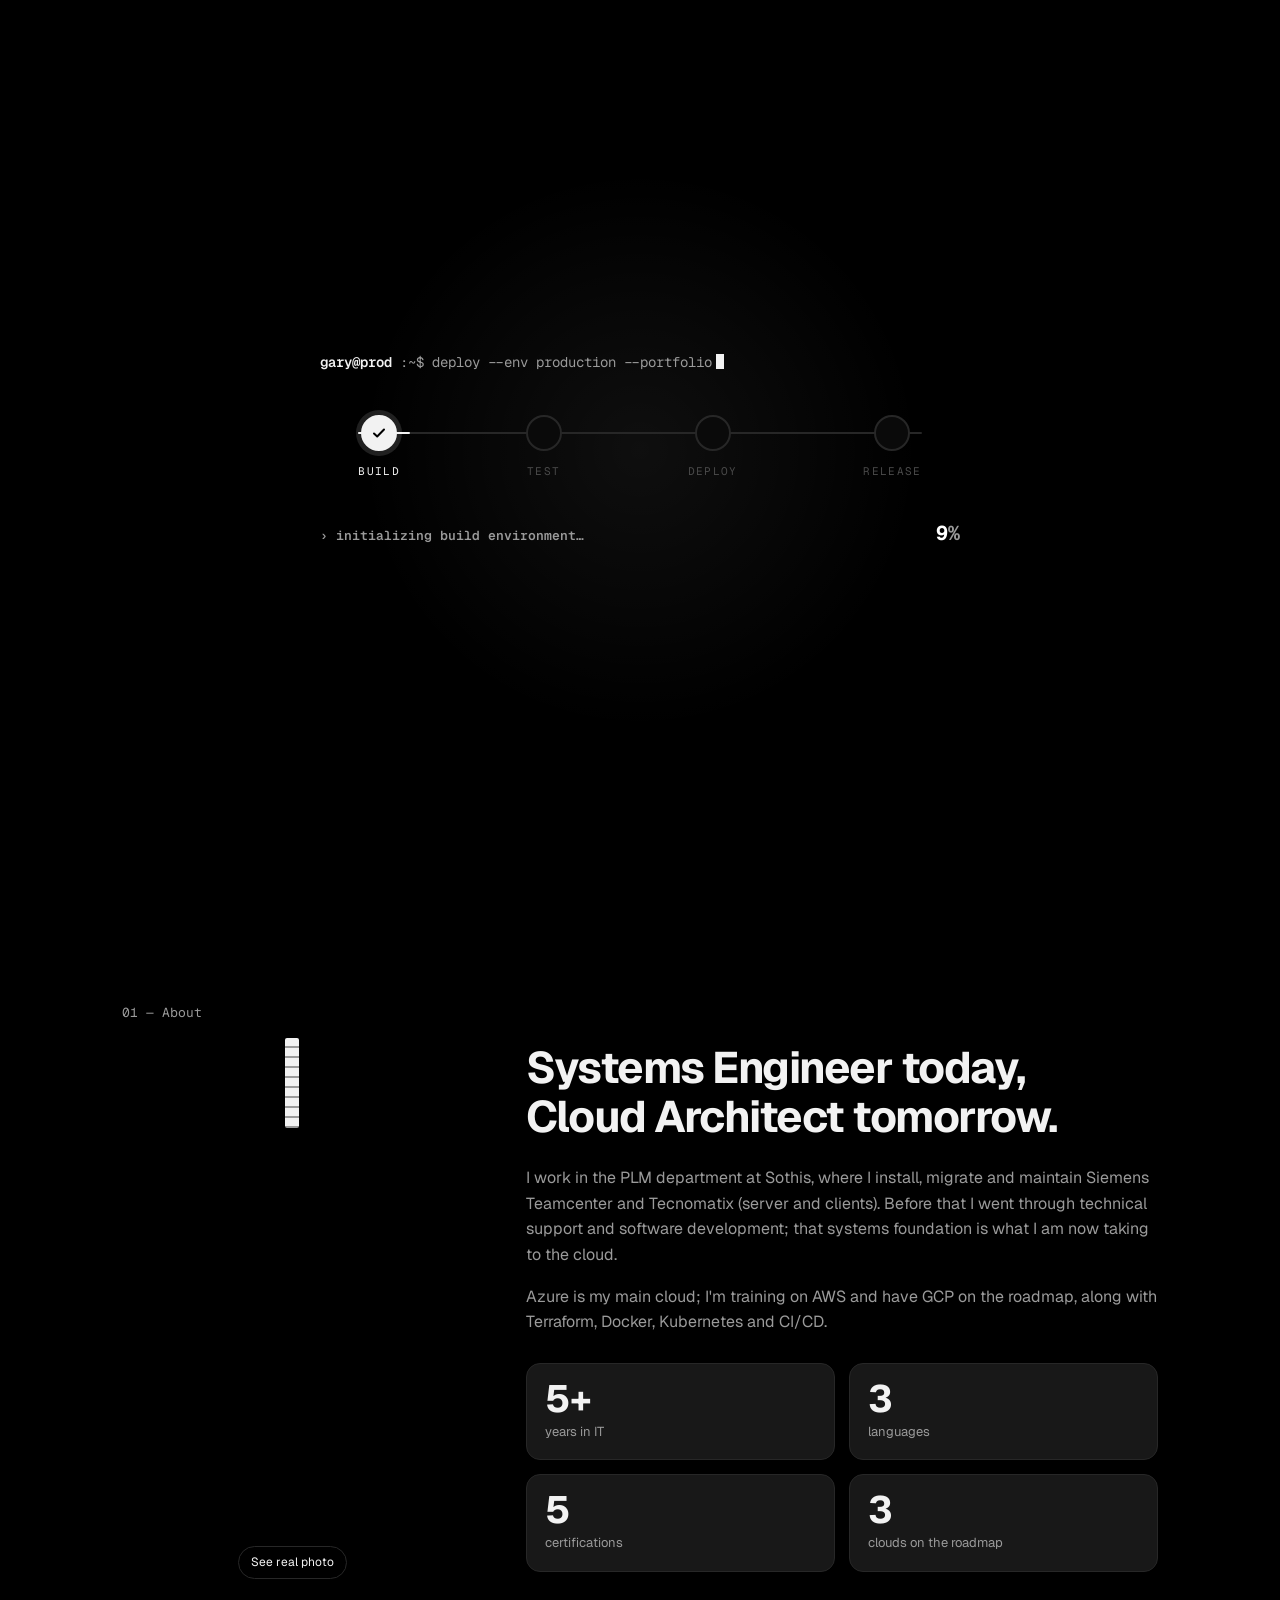
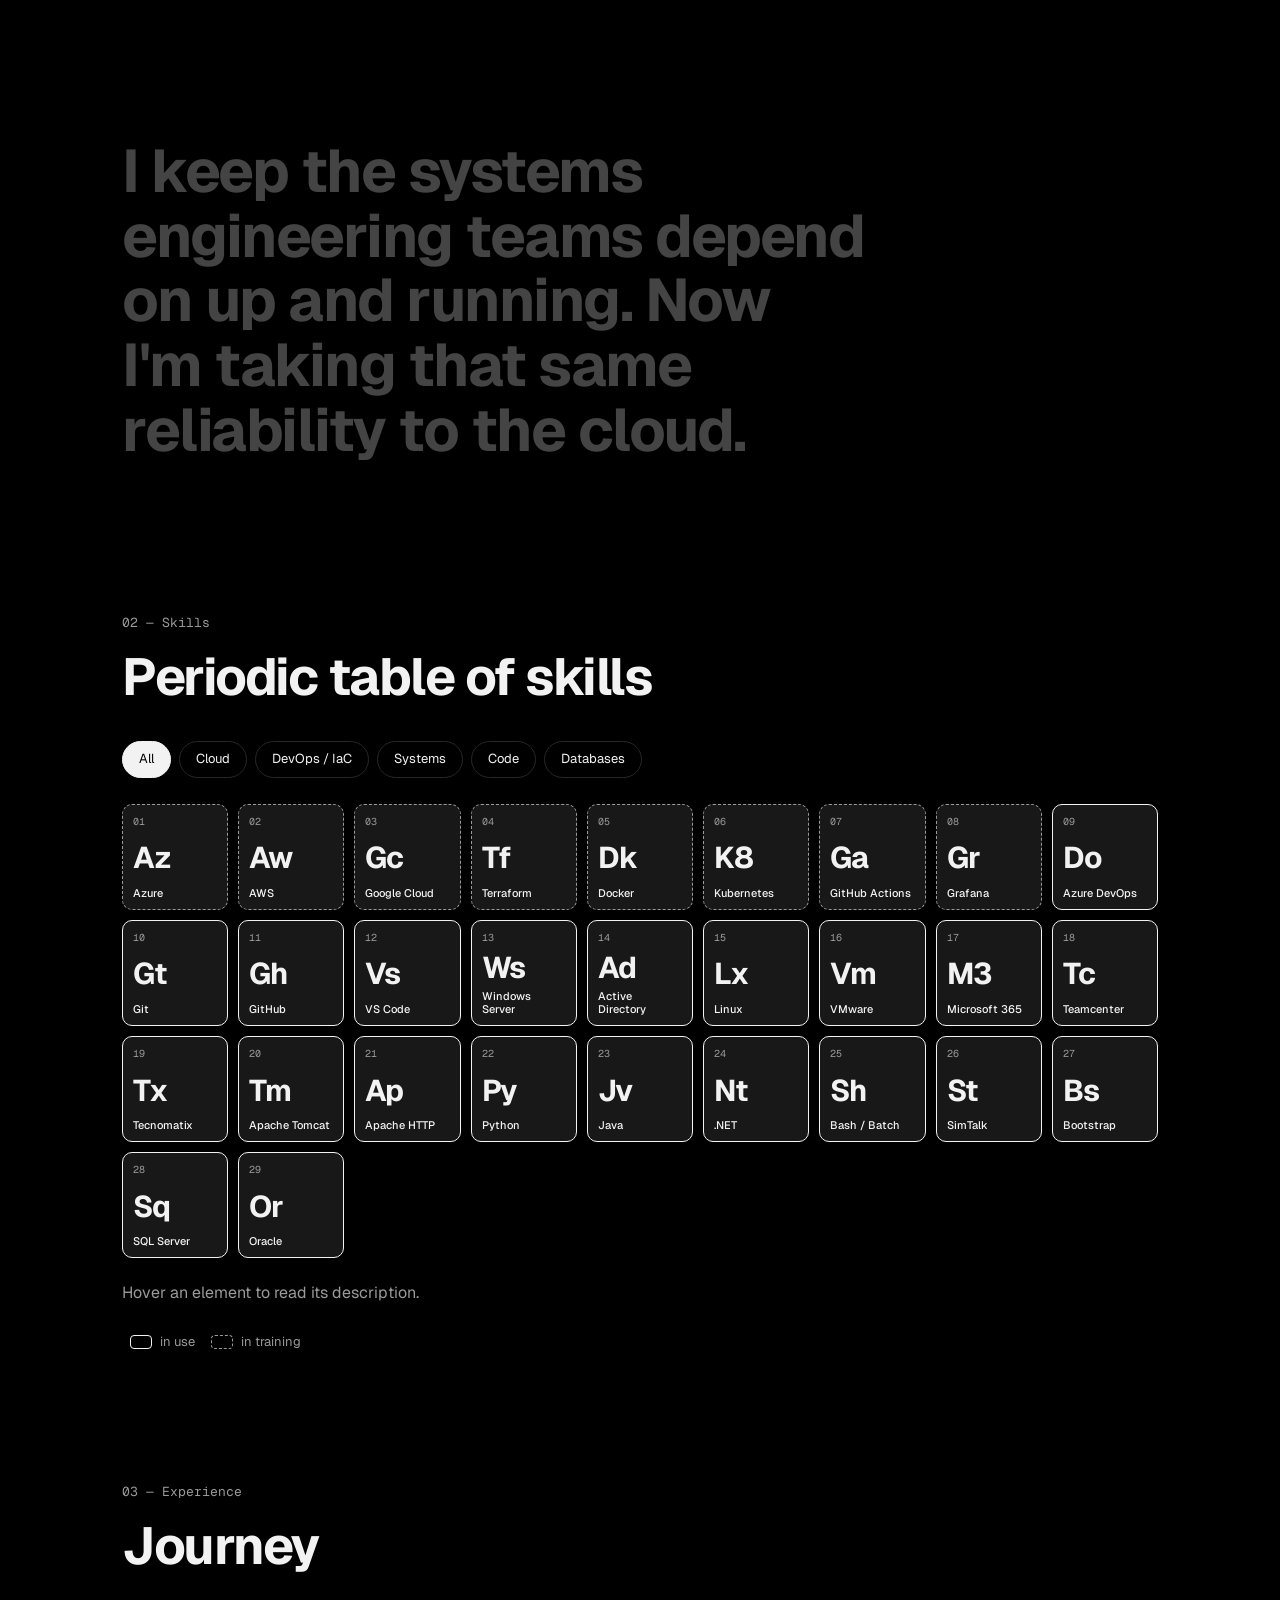
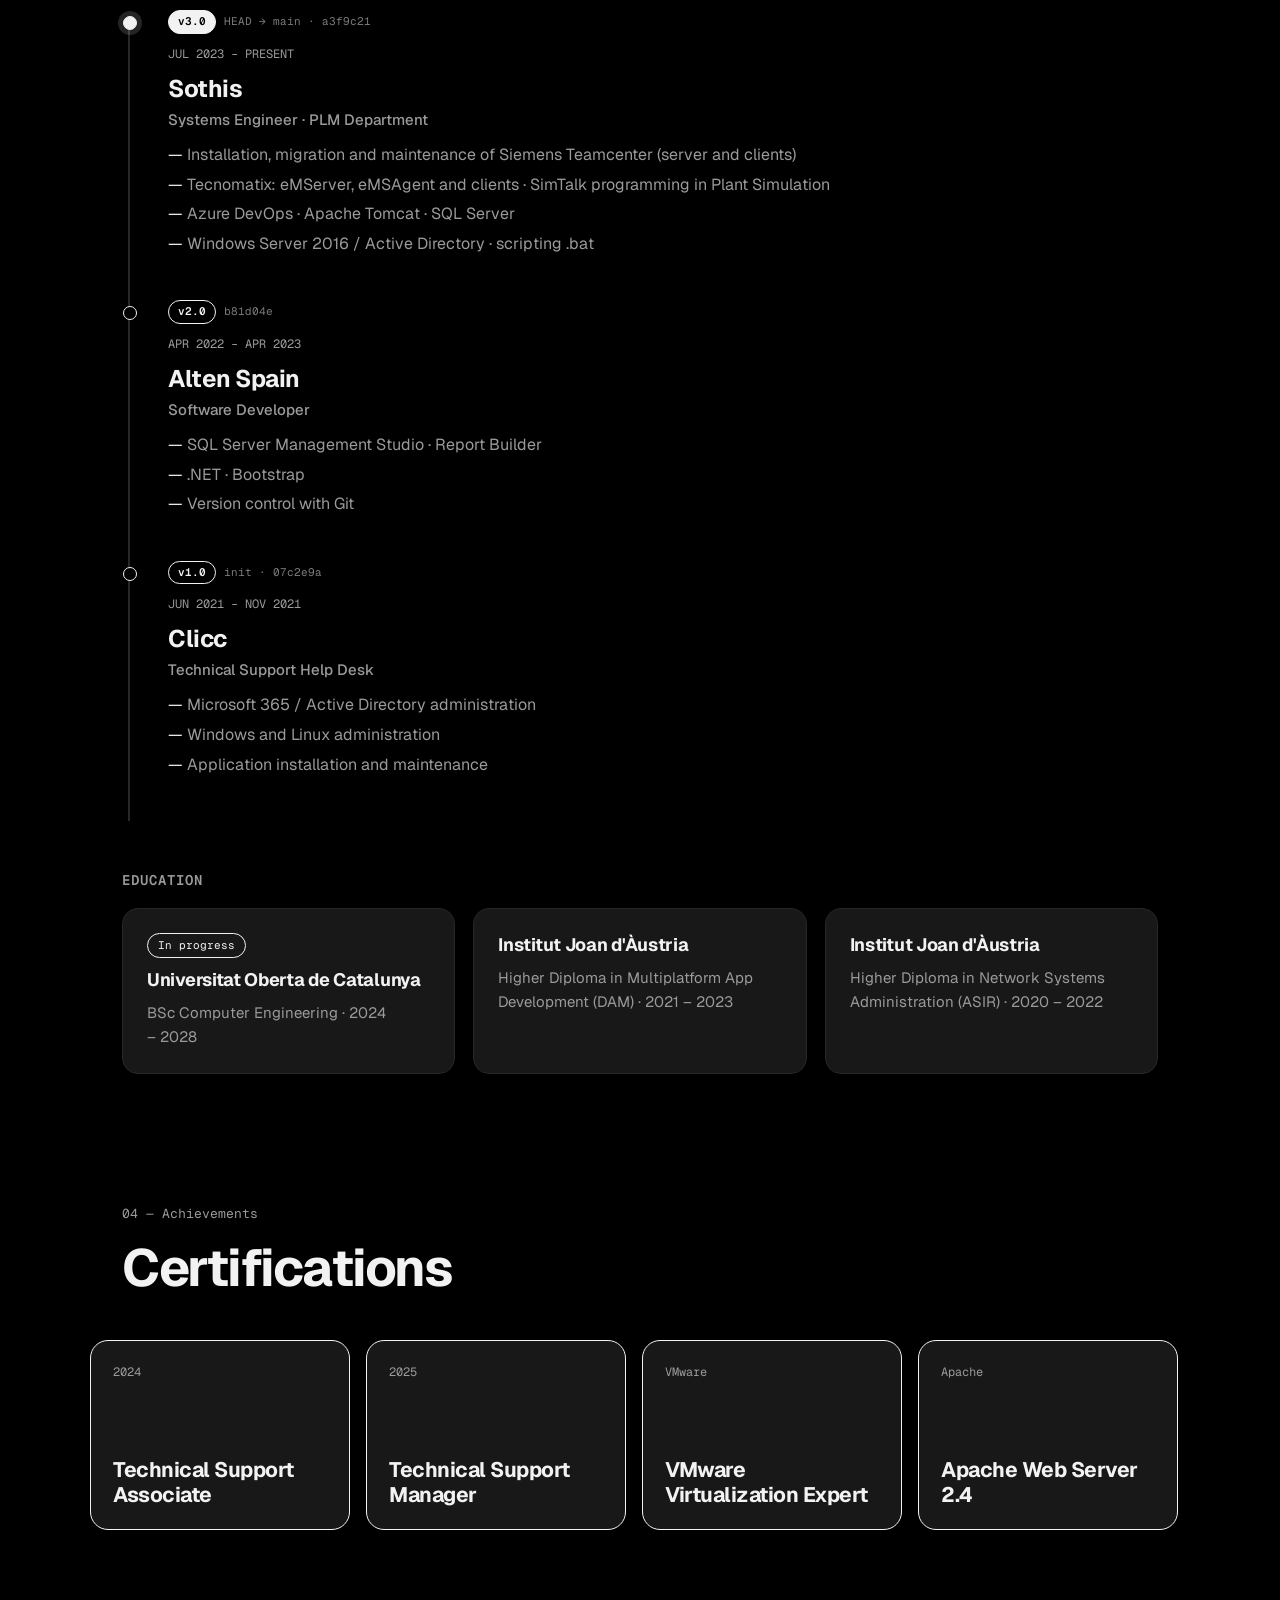
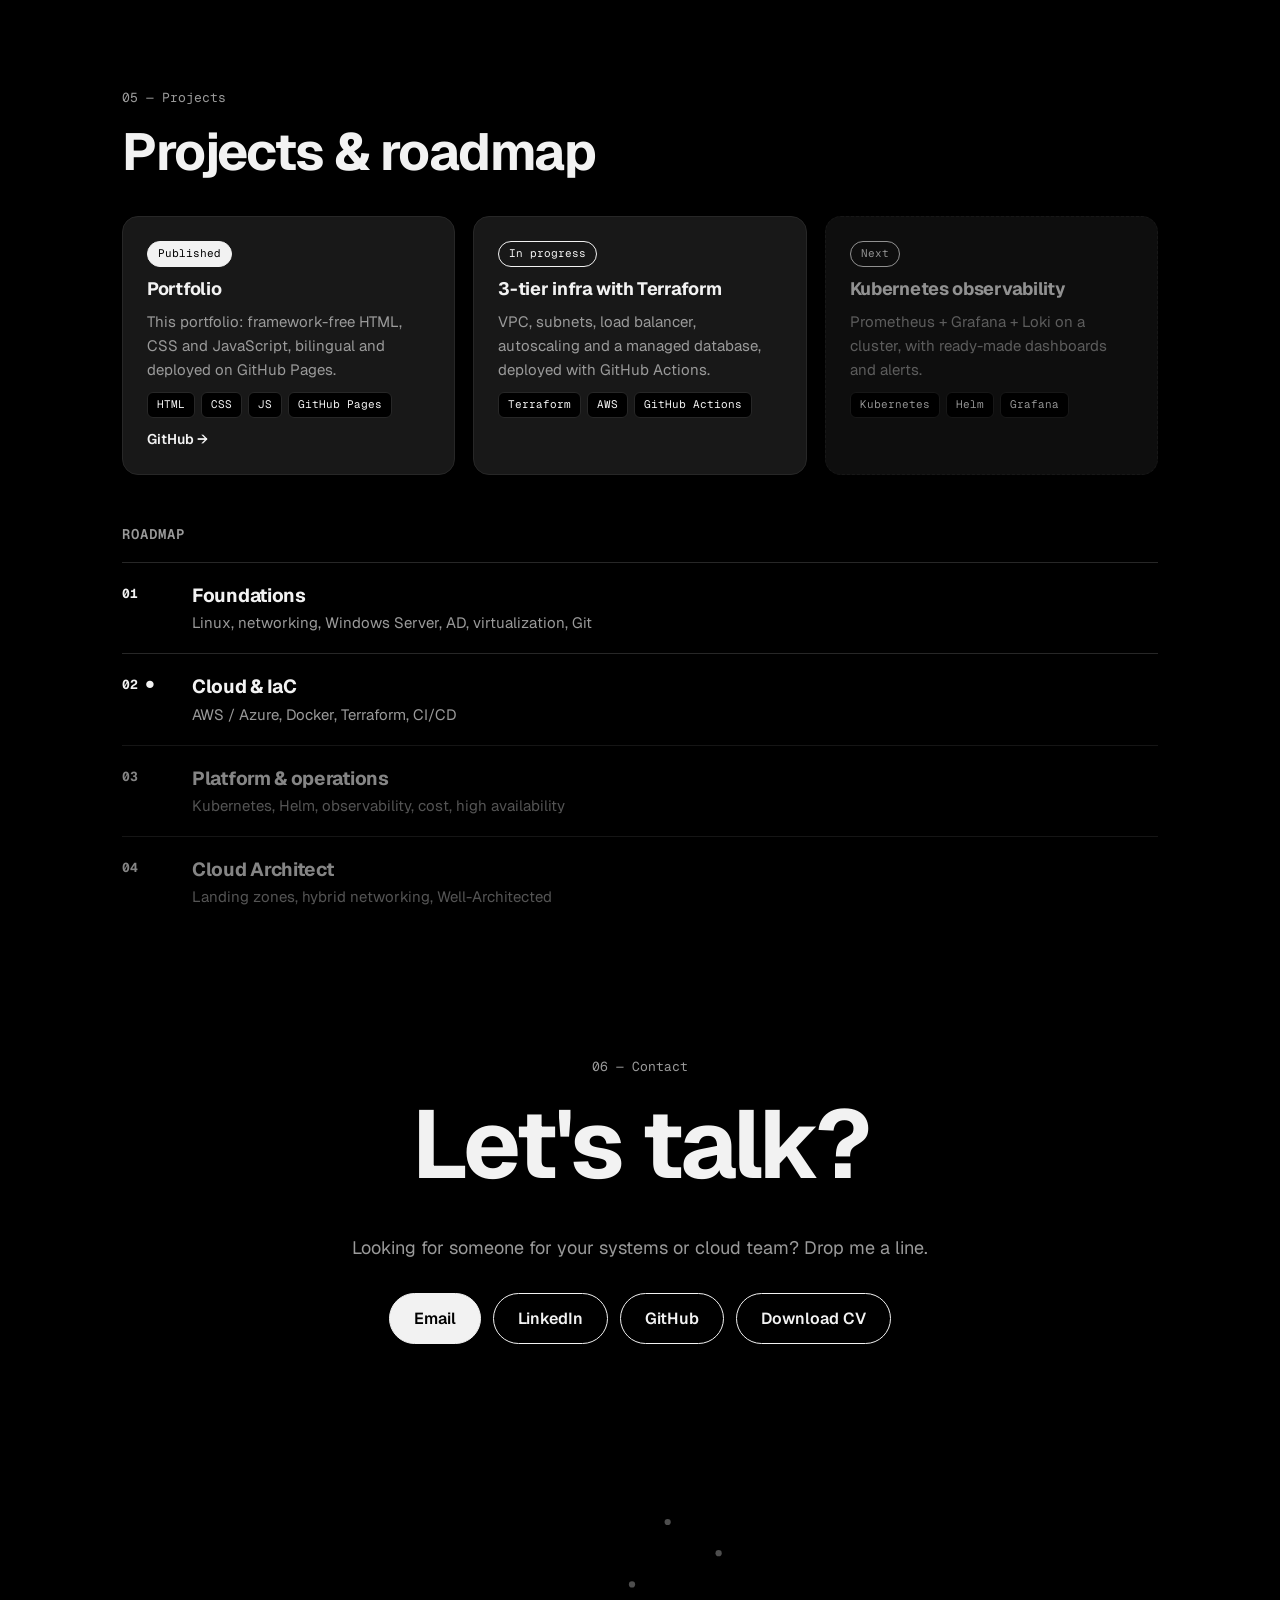
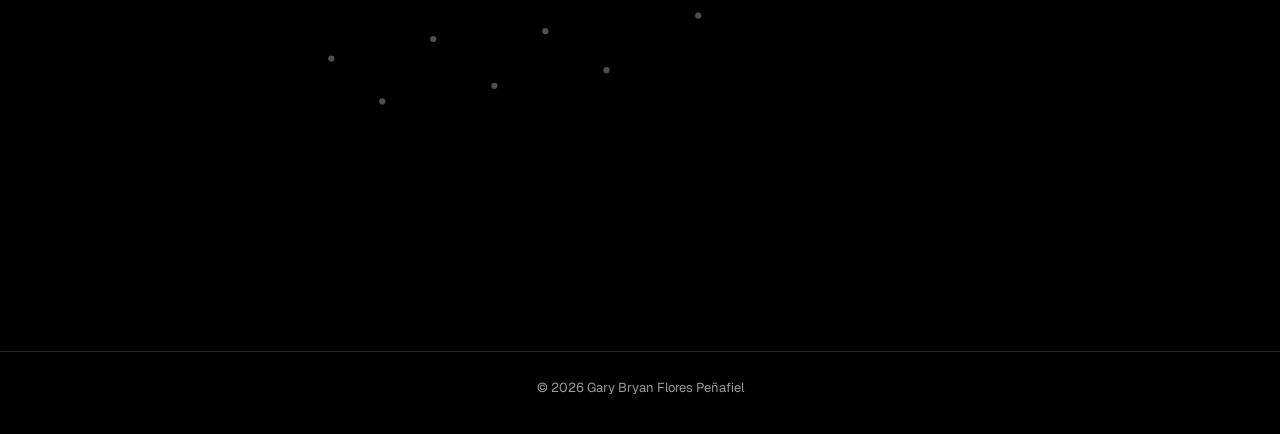
<file: index.html>
<!DOCTYPE html>
<html lang="es">
<head>
  <meta charset="UTF-8" />
  <meta name="viewport" content="width=device-width, initial-scale=1.0" />
  <title>Gary Flores — Systems Engineer</title>
  <meta name="description" content="Portafolio de Gary Bryan Flores Peñafiel — Systems Engineer camino a Cloud Architect." />
  <link rel="icon" href="data:image/svg+xml,<svg xmlns='http://www.w3.org/2000/svg' viewBox='0 0 32 32'><rect width='32' height='32' rx='7' fill='%23111'/><text x='16' y='22' font-size='16' font-family='sans-serif' font-weight='700' text-anchor='middle' fill='%23fff'>G</text></svg>" />
  <link rel="preconnect" href="https://fonts.googleapis.com" />
  <link rel="preconnect" href="https://fonts.gstatic.com" crossorigin />
  <meta property="og:title" content="Gary Flores — Systems Engineer" />
  <meta property="og:description" content="Systems Engineer en Sothis (PLM), camino a Cloud Architect." />
  <meta property="og:image" content="https://ryancloudops.github.io/assets/gary-hero.webp" />
  <meta property="og:type" content="website" />
  <link href="https://fonts.googleapis.com/css2?family=Geist:wght@400;500;600;700&family=Geist+Mono:wght@400;600&display=swap" rel="stylesheet" />
  <link rel="stylesheet" href="styles.css?v=19" />
  <script>try{var d=document.documentElement;if(sessionStorage.getItem("intro"))d.classList.add("no-intro");d.dataset.theme=sessionStorage.getItem("pf-theme")||"dark"}catch(e){document.documentElement.dataset.theme="dark"}</script>
</head>
<body>
  <div class="intro" id="intro" role="status" aria-label="Cargando">
    <div class="intro-box">
      <p class="intro-cmd"><span class="u">gary@prod</span><span class="d"> :~$ </span><span id="intro-typed"></span><i class="caret"></i></p>
      <ol class="intro-steps" id="intro-steps">
        <li><b><svg viewBox="0 0 16 16"><path d="M3 8.5l3.2 3L13 4.5"/></svg></b><span>BUILD</span></li>
        <li><b><svg viewBox="0 0 16 16"><path d="M3 8.5l3.2 3L13 4.5"/></svg></b><span>TEST</span></li>
        <li><b><svg viewBox="0 0 16 16"><path d="M3 8.5l3.2 3L13 4.5"/></svg></b><span>DEPLOY</span></li>
        <li><b><svg viewBox="0 0 16 16"><path d="M3 8.5l3.2 3L13 4.5"/></svg></b><span>RELEASE</span></li>
      </ol>
      <div class="intro-line"><span id="intro-status">› initializing build environment…</span><strong><span id="intro-pct">0</span><em>%</em></strong></div>
    </div>
  </div>
  <canvas class="stars" id="stars" aria-hidden="true"></canvas>
  <div class="cur-ring" id="cur-ring" aria-hidden="true"></div>
  <div class="cur-dot" id="cur-dot" aria-hidden="true"></div>
    <a class="skip" href="#top" data-i18n="skip">Saltar al contenido</a>
  <header class="nav" id="nav">
    <a class="logo" href="#top"><span class="mark">GF</span><span class="who">Gary Flores</span></a>
    <nav id="menu" aria-label="Secciones">
      <a href="#about" data-i18n="nav.about">Sobre mí</a>
      <a href="#skills" data-i18n="nav.skills">Skills</a>
      <a href="#experience" data-i18n="nav.exp">Experiencia</a>
      <a href="#achievements" data-i18n="nav.ach">Logros</a>
      <a href="#projects" data-i18n="nav.proj">Proyectos</a>
      <a href="#contact" data-i18n="nav.contact">Contacto</a>
    </nav>
    <div class="nav-actions">
      <button id="theme-btn" class="ghost" aria-label="Tema">◐</button>
      <button id="lang-btn" class="ghost" aria-label="Idioma">EN</button>
      <button id="menu-btn" class="ghost menu-btn" aria-label="Menú" aria-expanded="false" aria-controls="menu"><i></i><i></i></button>
    </div>
  </header>

  <main id="top">
    <!-- HERO -->
    <section class="hero" id="hero">
      <div class="ghost-name" aria-hidden="true">GARY</div>

      <!-- Hidden easter egg: two stars that look like part of the sky; join them to draw a constellation -->
      <button class="egg-half egg-l" id="egg-l" type="button" data-i18n-label="egg.half" aria-label="Una estrella brillante: arrástrala hasta la otra"></button>
      <button class="egg-half egg-r" id="egg-r" type="button" data-i18n-label="egg.half" aria-label="Una estrella brillante: arrástrala hasta la otra"></button>

      <div class="hero-stage" id="stage">
        <img class="anim poster" id="hero-poster" src="assets/gary-hero.webp?v=19" alt="" />
        <canvas class="anim" id="anim" width="640" height="1080" role="img" aria-label="Gary, personaje 3D"></canvas>
        <video class="vid-src" id="hero-vid" src="assets/gary-hero.mp4?v=19" muted playsinline loop preload="auto" aria-hidden="true"></video>
        <div class="kbd" id="kbd" aria-hidden="true"></div>
        <p class="bubble" id="bubble" aria-live="polite"></p>
      </div>
      <div class="hero-text">
        <p class="eyebrow" data-i18n="hero.eyebrow">Barcelona · Systems Engineer</p>
        <h1>Systems<br />Engineer<span class="dot">.</span></h1>
        <p class="role"><span id="typed"></span><span class="caret">|</span></p>
        <p class="lead" data-i18n="hero.lead">Systems Engineer en Sothis (PLM). Instalo, migro y opero plataformas Siemens Teamcenter y Tecnomatix sobre Windows Server, Active Directory, Tomcat y SQL Server. Más de 3 años en producción; ahora llevo esa base de infraestructura a Azure, AWS y DevOps.</p>
      </div>
      <div class="hero-cta">
        <a class="btn solid" href="#projects" data-i18n="hero.work">Ver proyectos →</a>
        <div class="row">
          <a class="btn" href="#contact" data-i18n="hero.contact">Hablemos</a>
          <a class="btn" href="cv-gary-flores.pdf" download data-i18n="cv.short">CV ↓</a>
        </div>
      </div>
    </section>

    <!-- ABOUT -->
    <section id="about" class="block">
      <p class="tag">01 — <span data-i18n="nav.about">Sobre mí</span></p>
      <div class="about">
        <div class="id-wrap">
          <div class="lanyard" aria-hidden="true"></div>
          <button class="id-card" id="id-card" aria-label="Girar tarjeta">
            <span class="id-inner">
              <span class="id-face id-front">
                <span class="id-top"><i></i><b>CLOUD ID</b></span>
                <span class="id-photo"><img id="id-img" src="assets/gary-id.webp?v=9" alt="Personaje de Gary" /></span>
                <span class="id-name">GARY BRYAN F. P.</span>
                <span class="id-sub">Systems Engineer</span>
                <span class="id-hint" data-i18n="id.hint">↻ toca para girar</span>
              </span>
              <span class="id-face id-back">
                <span class="id-top"><i></i><b>PROFILE</b></span>
                <dl>
                  <dt data-i18n="id.role">Rol</dt><dd>Systems Engineer · PLM</dd>
                  <dt data-i18n="id.at">Empresa</dt><dd>Sothis</dd>
                  <dt data-i18n="id.loc">Ubicación</dt><dd>Barcelona</dd>
                  <dt data-i18n="id.study">Estudio</dt><dd>Ing. Informática · UOC</dd>
                  <dt data-i18n="id.langs">Idiomas</dt><dd>ES · CA · EN</dd>
                  <dt data-i18n="id.next">Siguiente</dt><dd>Cloud Engineer → Architect</dd>
                </dl>
                <q data-i18n="id.quote">Siempre aprendiendo, siempre construyendo.</q>
              </span>
            </span>
          </button>
          <button id="photo-btn" class="ghost small" data-i18n="id.photo">Ver foto real</button>
        </div>
        <div>
          <h2 data-i18n="about.title">Systems Engineer hoy, Cloud Architect mañana.</h2>
          <p data-i18n="about.p1">Trabajo en el departamento PLM de Sothis, donde instalo, migro y mantengo Siemens Teamcenter y Tecnomatix (servidor y clientes). Antes pasé por soporte técnico y desarrollo de software; esa base de sistemas es la que ahora llevo a la nube.</p>
          <p data-i18n="about.p2">Mi nube principal es Azure; entreno AWS y tengo GCP en la ruta, junto con Terraform, Docker, Kubernetes y CI/CD.</p>
          <ul class="stats">
            <li><b>5+</b><span data-i18n="st.years">años en IT</span></li>
            <li><b>3</b><span data-i18n="st.langs">idiomas</span></li>
            <li><b>5</b><span data-i18n="st.certs">certificaciones</span></li>
            <li><b>3</b><span data-i18n="st.clouds">nubes en la ruta</span></li>
          </ul>
        </div>
      </div>
    </section>

    <!-- TAGLINE -->
    <section class="block tagline" aria-label="Tagline">
      <p class="tagline-text" id="tagline" data-i18n="tagline">Mantengo en pie los sistemas de los que dependen equipos de ingeniería. Ahora llevo esa misma fiabilidad a la nube.</p>
    </section>

    <!-- SKILLS -->
    <section id="skills" class="block">
      <p class="tag">02 — Skills</p>
      <h2 data-i18n="sk.title">Tabla periódica de skills</h2>
      <div class="filters" id="filters" role="tablist"></div>
      <div class="periodic" id="periodic"></div>
      <p class="desc" id="sk-desc" aria-live="polite" data-i18n="sk.hint">Pasa el cursor por un elemento para ver su descripción.</p>
      <p class="legend"><span class="lg solid"></span><span data-i18n="sk.use">en uso</span> <span class="lg dashed"></span><span data-i18n="sk.train">en entrenamiento</span></p>
    </section>

    <!-- EXPERIENCE -->
    <section id="experience" class="block">
      <p class="tag">03 — <span data-i18n="nav.exp">Experiencia</span></p>
      <h2 data-i18n="exp.title">Recorrido</h2>
      <ol class="timeline">
        <li class="current">
          <p class="git"><b>v3.0</b><span class="ref">HEAD → main · a3f9c21</span></p>
          <time data-i18n="w3.date">JUL 2023 – ACTUALIDAD</time>
          <h3>Sothis <small data-i18n="w3.role">Systems Engineer · Departamento PLM</small></h3>
          <ul>
            <li data-i18n="w3.a">Instalación, migración y mantenimiento de Siemens Teamcenter (servidor y clientes)</li>
            <li data-i18n="w3.b">Tecnomatix: eMServer, eMSAgent y clientes · programación SimTalk en Plant Simulation</li>
            <li>Azure DevOps · Apache Tomcat · SQL Server</li>
            <li>Windows Server 2016 / Active Directory · scripting .bat</li>
          </ul>
        </li>
        <li>
          <p class="git"><b>v2.0</b><span class="ref">b81d04e</span></p>
          <time data-i18n="w2.date">ABR 2022 – ABR 2023</time>
          <h3>Alten Spain <small data-i18n="w2.role">Desarrollador de software</small></h3>
          <ul>
            <li>SQL Server Management Studio · Report Builder</li>
            <li>.NET · Bootstrap</li>
            <li data-i18n="w2.c">Control de versiones con Git</li>
          </ul>
        </li>
        <li>
          <p class="git"><b>v1.0</b><span class="ref">init · 07c2e9a</span></p>
          <time data-i18n="w1.date">JUN 2021 – NOV 2021</time>
          <h3>Clicc <small>Technical Support Help Desk</small></h3>
          <ul>
            <li data-i18n="w1.a">Administración de Microsoft 365 / Active Directory</li>
            <li data-i18n="w1.b">Administración de Windows y Linux</li>
            <li data-i18n="w1.c">Instalación y mantenimiento de aplicaciones</li>
          </ul>
        </li>
      </ol>

      <h3 class="sub" data-i18n="edu.title">Formación</h3>
      <div class="grid3">
        <div class="card"><span class="pill" data-i18n="badge.progress">En curso</span><h4>Universitat Oberta de Catalunya</h4><p data-i18n="edu.uoc">Grado en Ingeniería Informática · 2024 – 2028</p></div>
        <div class="card"><h4>Institut Joan d'Àustria</h4><p data-i18n="edu.dam">CFGS Desarrollo de Aplicaciones Multiplataforma (DAM) · 2021 – 2023</p></div>
        <div class="card"><h4>Institut Joan d'Àustria</h4><p data-i18n="edu.asir">CFGS Administración de Sistemas Informáticos en Red (ASIR) · 2020 – 2022</p></div>
      </div>
    </section>

    <!-- ACHIEVEMENTS -->
    <section id="achievements" class="block wide">
      <div class="inner">
        <p class="tag">04 — <span data-i18n="nav.ach">Logros</span></p>
        <h2 data-i18n="ach.title">Certificaciones</h2>
      </div>
      <div class="scroller" id="scroller">
        <div class="ach"><span>2024</span><h4>Technical Support Associate</h4></div>
        <div class="ach"><span>2025</span><h4>Technical Support Manager</h4></div>
        <div class="ach"><span>VMware</span><h4 data-i18n="cert.vmware">Experto en Virtualización VMware</h4></div>
        <div class="ach"><span>Apache</span><h4 data-i18n="cert.apache">Servidor Web Apache 2.4</h4></div>
        <div class="ach"><span>Backup</span><h4 data-i18n="cert.backup">Cómo planificar copias de seguridad</h4></div>
        <div class="ach next"><span data-i18n="cert.next">PRÓXIMO OBJETIVO</span><h4>AWS Cloud Practitioner</h4></div>
        <div class="ach next"><span data-i18n="cert.route">EN LA RUTA</span><h4>Azure AZ-104</h4></div>
        <div class="ach next"><span data-i18n="cert.route">EN LA RUTA</span><h4>HashiCorp Terraform Associate</h4></div>
      </div>
    </section>

    <!-- PROJECTS -->
    <section id="projects" class="block">
      <p class="tag">05 — <span data-i18n="nav.proj">Proyectos</span></p>
      <h2 data-i18n="q.title">Proyectos y roadmap</h2>
      <div class="grid3">
        <article class="card"><span class="pill dark" data-i18n="q.done">Publicado</span><h4>Portfolio</h4><p data-i18n="q1.desc">Este portafolio: HTML, CSS y JavaScript sin frameworks, bilingüe y desplegado en GitHub Pages.</p><div class="chips"><span>HTML</span><span>CSS</span><span>JS</span><span>GitHub Pages</span></div><a class="link" href="https://github.com/RyanCloudOps" target="_blank" rel="noopener">GitHub →</a></article>
        <article class="card"><span class="pill" data-i18n="badge.progress">En curso</span><h4 data-i18n="q2.title">Infra 3-tier con Terraform</h4><p data-i18n="q2.desc">VPC, subredes, balanceador, autoescalado y base de datos gestionada, desplegados con GitHub Actions.</p><div class="chips"><span>Terraform</span><span>AWS</span><span>GitHub Actions</span></div></article>
        <article class="card dim"><span class="pill" data-i18n="q.next">Próximo</span><h4 data-i18n="q3.title">Observabilidad en Kubernetes</h4><p data-i18n="q3.desc">Prometheus + Grafana + Loki en un clúster, con dashboards y alertas listos.</p><div class="chips"><span>Kubernetes</span><span>Helm</span><span>Grafana</span></div></article>
      </div>

      <h3 class="sub" data-i18n="q.roadmap">Roadmap</h3>
      <ol class="roadmap">
        <li class="done"><b>01</b><div><strong data-i18n="rm1.t">Fundamentos</strong><p data-i18n="rm1.d">Linux, redes, Windows Server, AD, virtualización, Git</p></div></li>
        <li class="now"><b>02</b><div><strong data-i18n="rm2.t">Nube &amp; IaC</strong><p data-i18n="rm2.d">AWS / Azure, Docker, Terraform, CI/CD</p></div></li>
        <li><b>03</b><div><strong data-i18n="rm3.t">Plataforma &amp; operación</strong><p data-i18n="rm3.d">Kubernetes, Helm, observabilidad, costes, alta disponibilidad</p></div></li>
        <li><b>04</b><div><strong data-i18n="rm4.t">Cloud Architect</strong><p data-i18n="rm4.d">Landing zones, redes híbridas, Well-Architected</p></div></li>
      </ol>
    </section>

    <!-- CONTACT -->
    <section id="contact" class="block contact">
      <p class="tag">06 — <span data-i18n="nav.contact">Contacto</span></p>
      <h2 data-i18n="c.title">¿Hablamos?</h2>
      <p class="lead" data-i18n="c.lead">¿Buscas a alguien para tu equipo de sistemas o cloud? Escríbeme.</p>
      <div class="cta center">
        <a class="btn solid" href="mailto:pflores.gary@gmail.com">Email</a>
        <a class="btn" href="https://www.linkedin.com/in/gary-bryan-flores-pe%C3%B1afiel" target="_blank" rel="noopener">LinkedIn</a>
        <a class="btn" href="https://github.com/RyanCloudOps" target="_blank" rel="noopener">GitHub</a>
        <a class="btn" href="cv-gary-flores.pdf" download data-i18n="cv">Descargar CV</a>
      </div>
    </section>
  </main>

  <!-- Hidden: the Draco constellation. Brush the stars with the cursor and a dragon (and a Sun Tzu quote) appears -->
  <div class="sky" id="sky">
    <blockquote class="sky-quote" id="sky-quote"><q data-i18n="sky.quote">Toda guerra se basa en el engaño.</q><cite data-i18n="sky.cite">— Sun Tzu · El arte de la guerra</cite></blockquote>
  </div>

  <footer class="footer">© 2026 Gary Bryan Flores Peñafiel</footer>

  <!-- Easter egg reward -->
  <div class="egg-reveal" id="egg-reveal" role="dialog" aria-modal="true" aria-labelledby="egg-quote" hidden>
    <button class="ghost egg-close" id="egg-close" data-i18n-label="egg.close" aria-label="Cerrar">✕</button>
    <svg class="egg-ribbon" viewBox="0 -10 100 150" aria-label="Lazo negro de luto" role="img"><defs><linearGradient id="rb" gradientUnits="userSpaceOnUse" x1="20" y1="0" x2="80" y2="140"><stop offset="0" stop-color="#6a6a6a"/><stop offset=".45" stop-color="#262626"/><stop offset="1" stop-color="#0a0a0a"/></linearGradient><clipPath id="rbc"><polygon points="0,-10 100,-10 100,140 76,140 68,130 60,140 40,140 32,130 24,140 0,140"/></clipPath></defs><g clip-path="url(#rbc)" fill="none" stroke-linejoin="round"><path id="rbp" d="M32 136C38 104 44 84 50 64C56 44 72 28 66 12C60-2 38-2 34 12C28 28 44 44 50 64C56 84 62 104 68 136" stroke="url(#rb)" stroke-width="15"/><path d="M50 64C56 84 62 104 68 136" stroke="url(#rb)" stroke-width="15"/></g></svg>
    <div class="egg-card">
      <p class="egg-tribute"><strong>Alejandro Taboada Sánchez</strong></p>
      <p class="egg-quote" id="egg-quote" data-i18n="egg.quote">Si puedes imaginarlo, puedes programarlo.</p>
      <a class="btn solid egg-link" href="https://www.youtube.com/channel/UC7QoKU6bj1QbXQuNIjan82Q" target="_blank" rel="noopener">▶ Programación ATS</a>
      <p class="egg-sig" aria-hidden="true">$ echo "gracias por enseñarnos a imaginar" <i class="caret"></i></p>
    </div>
  </div>
  <script src="intro.js?v=19"></script>
  <script src="script.js?v=19"></script>
</body>
</html>
</file>
<file: styles.css>
/* ====== Portfolio — Gary Flores (minimal black & white) ====== */
:root {
  --bg: #fafafa;
  --ink: #0b0b0b;
  --muted: #6b6b6b;
  --line: #d9d9d9;
  --card: #ffffff;
  --inv: #0b0b0b;
  --inv-ink: #ffffff;
  --sans: "Geist", system-ui, sans-serif;
  --mono: "Geist Mono", ui-monospace, monospace;
  --ease: cubic-bezier(.22, 1, .36, 1);
  --h-from: #000000; --h-to: #666666;
  --gut: max(32px, calc((100vw - 1100px) / 2 + 32px));   /* distance from viewport edge to main content */
}
:root[data-theme="dark"] {
  --bg: #000000; --ink: #f2f2f2; --muted: #9a9a9a; --line: #272727;
  --card: #181818; --inv: #f2f2f2; --inv-ink: #0b0b0b;
  --h-from: #ffffff; --h-to: #9b9b9b;
}
* { box-sizing: border-box; margin: 0; padding: 0; }
html { scroll-behavior: smooth; scroll-padding-top: 88px; }
body { overflow-x: clip; background: var(--bg); color: var(--ink); font-family: var(--sans); font-size: 16px; line-height: 1.6; -webkit-font-smoothing: antialiased; }
body.lock { overflow: hidden; }
a { color: inherit; }
button { font: inherit; color: inherit; cursor: pointer; }
:focus-visible { outline: 2px solid var(--ink); outline-offset: 3px; }
h1, h2, h3 { text-wrap: balance; }
p, li { text-wrap: pretty; }
.skip { position: absolute; left: 16px; top: -60px; z-index: 100; padding: 8px 12px; border-radius: 8px; background: var(--ink); color: var(--bg); font-size: 14px; font-weight: 600; text-decoration: none; transition: transform .3s var(--ease); }
.skip:focus { transform: translateY(76px); }

/* NAV — floating pill */
.nav { position: sticky; top: 12px; z-index: 50; display: flex; align-items: center; gap: 24px; width: fit-content; max-width: calc(100% - 32px); margin: 12px auto 0; padding: 8px 8px 8px 8px; border: 1px solid var(--line); border-radius: 999px; }
.nav::before { content: ""; position: absolute; inset: 0; z-index: -1; border-radius: inherit; background: color-mix(in srgb, var(--bg) 72%, transparent); backdrop-filter: blur(14px); -webkit-backdrop-filter: blur(14px); }
.logo { display: flex; align-items: center; gap: 8px; text-decoration: none; font-weight: 600; font-size: 14px; }
.logo .mark { display: grid; place-items: center; width: 34px; height: 34px; border: 1px solid var(--ink); border-radius: 50%; font-size: 12px; font-weight: 700; }
.nav nav { display: flex; gap: 24px; }
.nav nav a { font-size: 14px; text-decoration: none; color: var(--muted); transition: color .3s var(--ease); }
.nav nav a:hover, .nav nav a.active { color: var(--ink); }
.nav-actions { display: flex; gap: 8px; }
.ghost { background: none; border: 1px solid var(--line); border-radius: 999px; padding: 6px 12px; font-size: 13px; transition: border-color .3s var(--ease), transform .2s var(--ease); }
.ghost:hover { border-color: var(--ink); }
.ghost:active { transform: scale(.98); }
.menu-btn { display: none; position: relative; width: 36px; }
.menu-btn i { position: absolute; left: 11px; right: 11px; height: 1.5px; background: currentColor; border-radius: 2px; transition: transform .5s var(--ease); }
.menu-btn i:first-child { transform: translateY(-3px); }
.menu-btn i:last-child { transform: translateY(3px); }
.nav.open .menu-btn i:first-child { transform: rotate(45deg); }
.nav.open .menu-btn i:last-child { transform: rotate(-45deg); }
.ghost.small { font-size: 12px; margin-top: 18px; }

/* LAYOUT */
main { max-width: 1100px; margin: 0 auto; padding: 0 32px; }
.block { padding: 110px 0 20px; }
.tag { font-family: var(--mono); font-size: 13px; color: var(--muted); margin-bottom: 14px; }
h2 { font-size: clamp(30px, 4.6vw, 52px); line-height: 1.1; letter-spacing: -1.5px; font-weight: 700; margin-bottom: 36px; max-width: 16em; }
.sub { font-size: 14px; font-family: var(--mono); font-weight: 600; text-transform: uppercase; letter-spacing: 1px; color: var(--muted); margin: 48px 0 16px; }
.lead { font-size: 18px; color: var(--muted); max-width: 34em; }

/* HERO */
.hero { position: relative; min-height: calc(100vh - 72px); display: grid; grid-template-columns: 1fr 1fr; grid-template-rows: 1fr auto; align-items: end; padding: 0 0 48px; overflow: visible; isolation: isolate; }
.ghost-name { position: absolute; left: 50%; top: 4%; transform: translateX(-50%); z-index: -2; font-size: clamp(140px, 26vw, 380px); font-weight: 700; letter-spacing: .04em; line-height: 1; color: color-mix(in srgb, var(--ink) 7%, transparent); white-space: nowrap; user-select: none; }
.hero-stage { position: absolute; left: 56%; bottom: 0; transform: translateX(-50%); z-index: -1; height: min(94%, 880px); aspect-ratio: 640 / 1080; animation: rise 1s var(--ease) both; }
@keyframes rise { from { opacity: 0; transform: translateX(-50%) translateY(60px); } to { opacity: 1; transform: translateX(-50%) translateY(0); } }
.anim { position: absolute; inset: 0; display: block; width: 100%; height: 100%; filter: drop-shadow(0 24px 24px rgba(0,0,0,.18)); }
.poster { object-fit: contain; transition: opacity .4s var(--ease); }
.hero.live .poster { opacity: 0; }
.vid-src { position: absolute; width: 1px; height: 1px; opacity: 0; pointer-events: none; }

/* Speech clouds: a rounded body, puffs on top and a trail of two dots towards the speaker */
.bubble { --c: var(--inv); position: absolute; z-index: 2; left: 74%; top: 3%; width: max-content; max-width: 240px; margin: 0; padding: 12px 20px; background: var(--c); color: var(--inv-ink); font-size: 14px; font-weight: 600; line-height: 20px; text-align: center; border-radius: 28px; opacity: 0; transform: translateY(8px) scale(.9); transform-origin: 0 100%; transition: opacity .3s var(--ease), transform .5s var(--ease); pointer-events: none; filter: drop-shadow(0 10px 18px rgba(0,0,0,.2)); }
.bubble::before { content: ""; position: absolute; z-index: -1; left: 18px; top: -11px; width: 30px; height: 30px; border-radius: 50%; background: var(--c); box-shadow: 24px -5px 0 3px var(--c), 52px 1px 0 -3px var(--c); }
.bubble::after { content: ""; position: absolute; left: 4px; bottom: -16px; width: 14px; height: 14px; border-radius: 50%; background: var(--c); box-shadow: -11px 12px 0 -3px var(--c); }
.bubble.show { opacity: 1; transform: none; }
.bubble.b-egg { left: 84%; top: 13%; padding: 8px 16px; font-size: 13px; }
.hero-text { grid-column: 1; grid-row: 2; align-self: end; }
.eyebrow { font-family: var(--mono); font-size: 12px; letter-spacing: 2px; text-transform: uppercase; color: var(--muted); margin-bottom: 14px; }
h1 { font-size: clamp(48px, 8vw, 112px); line-height: .95; letter-spacing: -4px; font-weight: 700; background: linear-gradient(90deg, var(--h-from), var(--h-to)); -webkit-background-clip: text; background-clip: text; color: transparent; }

/* EASTER EGG: two stars that blend into the sky; joined, they draw a constellation */
.egg-half { position: absolute; z-index: 3; width: 44px; height: 44px; padding: 0; border: 0; background: none; touch-action: none; cursor: grab; color: var(--ink); opacity: .5; transition: opacity .4s var(--ease), transform .4s var(--ease), filter .4s var(--ease); }
.egg-half svg { display: block; width: 100%; height: 100%; overflow: visible; animation: twinkle 3.6s ease-in-out infinite; }
.egg-l { left: 11%; top: 38%; }
.egg-r { right: 10%; top: 20%; }
.egg-r svg { animation-delay: -1.8s; }
@keyframes twinkle { 0%, 100% { transform: scale(.5); opacity: .55; } 50% { transform: scale(.78); opacity: 1; } }
.egg-half:hover, .egg-half:focus-visible, .egg-half.near { opacity: 1; transform: scale(1.5); filter: drop-shadow(0 0 8px var(--ink)); }
.egg-half.dragging { z-index: 5; cursor: grabbing; opacity: 1; transform: scale(1.5); filter: drop-shadow(0 0 10px var(--ink)); }
.egg-half.snap { transition: translate .5s var(--ease), opacity .6s var(--ease); }
.egg-half.wiggle svg { animation: wiggle .6s var(--ease); }
@keyframes wiggle { 30% { transform: scale(1.2) rotate(40deg); } 60% { transform: scale(.9) rotate(-20deg); } }
.con { position: absolute; z-index: 4; width: 210px; transform: translate(-50%, -50%); pointer-events: none; color: var(--ink); }
.con svg { display: block; width: 100%; overflow: visible; filter: drop-shadow(0 0 6px color-mix(in srgb, var(--ink) 60%, transparent)); }
.con polyline { fill: none; stroke: currentColor; stroke-width: 1.6; stroke-linecap: round; stroke-dasharray: 1; stroke-dashoffset: 1; animation: draw 1.1s var(--ease) .3s forwards; }
.con polyline + polyline { animation-delay: 1s; }
@keyframes draw { to { stroke-dashoffset: 0; } }
.con circle { fill: currentColor; transform-box: fill-box; transform-origin: center; animation: pop .6s var(--ease) both; }
.con circle:nth-of-type(1) { animation-delay: .1s; } .con circle:nth-of-type(2) { animation-delay: .5s; } .con circle:nth-of-type(3) { animation-delay: .9s; } .con circle:nth-of-type(4) { animation-delay: 1.2s; } .con circle:nth-of-type(5) { animation-delay: 1.4s; }
@keyframes pop { from { transform: scale(0); } to { transform: scale(1); } }
.con text { fill: currentColor; font: 600 10px var(--mono); text-anchor: middle; letter-spacing: .25em; opacity: 0; animation: fade .8s var(--ease) 1.6s forwards; }
@keyframes fade { to { opacity: .85; } }
/* Reward overlay */
.egg-reveal { overflow: hidden; position: fixed; inset: 0; z-index: 90; display: grid; place-items: center; padding: 24px; background: color-mix(in srgb, var(--bg) 88%, transparent); backdrop-filter: blur(16px); -webkit-backdrop-filter: blur(16px); opacity: 0; transition: opacity .4s var(--ease); }
.egg-reveal[hidden] { display: none; }
.egg-reveal.open { opacity: 1; }
.egg-card { display: grid; justify-items: center; gap: 24px; max-width: 760px; text-align: center; transform: translateY(32px) scale(.96); transition: transform .6s var(--ease); }
.egg-reveal.open .egg-card { transform: none; }
.egg-chick { font-size: 60px; line-height: 1; animation: hatch .8s var(--ease) both .2s; }
@keyframes hatch { from { transform: scale(0) rotate(-30deg); } to { transform: none; } }
.egg-quote { font-size: clamp(36px, 6vw, 60px); line-height: 1.05; font-weight: 700; letter-spacing: -1.5px; background: linear-gradient(90deg, var(--h-from), var(--h-to)); -webkit-background-clip: text; background-clip: text; color: transparent; text-wrap: balance; }
.egg-link { font-size: 16px; font-weight: 600; }
.egg-close { position: absolute; top: 16px; right: 16px; width: 40px; height: 40px; padding: 0; font-size: 16px; }
h1 .dot { color: var(--muted); -webkit-text-fill-color: var(--muted); }
.role { font-family: var(--mono); font-size: 16px; margin: 20px 0 10px; min-height: 1.7em; }
.hero .lead { font-size: 16px; max-width: 26em; }
.caret { animation: blink 1s steps(1) infinite; margin-left: 2px; }
@keyframes blink { 50% { opacity: 0; } }
.hero-cta { grid-column: 2; grid-row: 2; justify-self: end; align-self: end; display: grid; gap: 10px; justify-items: end; }
.hero-cta .row { display: flex; gap: 10px; }
.cta { display: flex; flex-wrap: wrap; gap: 12px; margin-top: 30px; }
.cta.center { justify-content: center; }
.btn { display: inline-block; padding: 12px 24px; border: 1px solid var(--ink); border-radius: 999px; text-decoration: none; font-weight: 600; font-size: 16px; background: color-mix(in srgb, var(--bg) 70%, transparent); transition: transform .3s var(--ease), background .3s var(--ease), color .3s var(--ease); }
.btn:hover { transform: translateY(-2px); background: var(--ink); color: var(--bg); }
.btn:active { transform: translateY(1px); }
.btn.solid { background: var(--ink); color: var(--bg); }
.btn.solid:hover { background: transparent; color: var(--ink); }

/* ID CARD */
.id-wrap { display: grid; justify-items: center; }
.lanyard { width: 14px; height: 90px; background: repeating-linear-gradient(180deg, var(--ink) 0 8px, var(--muted) 8px 10px); border-radius: 2px; transform-origin: top center; animation: sway 4s ease-in-out infinite; }
@keyframes sway { 50% { transform: rotate(2deg); } }
.id-card { width: 280px; height: 400px; background: none; border: 0; perspective: 1100px; animation: sway 4s ease-in-out infinite; transform-origin: top center; }
.id-inner { display: block; position: relative; width: 100%; height: 100%; transform-style: preserve-3d; transition: transform .8s cubic-bezier(.4, .2, .2, 1); }
.id-card.flipped .id-inner { transform: rotateY(180deg); }
.id-face { position: absolute; inset: 0; display: flex; flex-direction: column; align-items: center; gap: 4px; padding: 18px 18px 16px; background: var(--card); border: 1.5px solid var(--ink); border-radius: 18px; box-shadow: 10px 10px 0 var(--ink); backface-visibility: hidden; -webkit-backface-visibility: hidden; text-align: center; }
.id-back { transform: rotateY(180deg); align-items: stretch; text-align: left; }
.id-top { display: flex; align-items: center; gap: 10px; width: 100%; font-family: var(--mono); font-size: 11px; letter-spacing: 2px; margin-bottom: 10px; }
.id-top i { flex: 0 0 38px; height: 7px; background: var(--ink); border-radius: 4px; }
.id-photo { width: 100%; height: 250px; border-radius: 12px; background: #fff; border: 1px solid var(--line); overflow: hidden; display: block; }
.id-photo img { width: 100%; height: 100%; object-fit: cover; object-position: 50% 12%; display: block; }
.id-name { font-weight: 700; font-size: 17px; letter-spacing: .5px; margin-top: 10px; }
.id-sub { font-family: var(--mono); font-size: 12px; color: var(--muted); }
.id-hint { font-size: 11px; color: var(--muted); margin-top: auto; }
.id-back dl { display: grid; grid-template-columns: auto 1fr; gap: 10px 12px; font-size: 13px; margin-top: 6px; }
.id-back dt { font-family: var(--mono); font-size: 11px; color: var(--muted); text-transform: uppercase; padding-top: 2px; }
.id-back dd { font-weight: 500; }
.id-back q { margin-top: auto; font-size: 16px; font-weight: 600; line-height: 1.35; }

/* TAGLINE — words light up one by one */
.tagline { padding-top: 140px; padding-bottom: 40px; }
.tagline-text { max-width: 820px; font-size: clamp(36px, 5.2vw, 60px); line-height: 1.08; font-weight: 700; letter-spacing: -1.5px; text-wrap: balance; }
.tagline-text .w { opacity: .28; transition: opacity .6s var(--ease); }
.tagline-text .w.on { opacity: 1; }

/* ABOUT */
.about { display: grid; grid-template-columns: 340px 1fr; gap: 64px; align-items: center; }
.about h2 { margin: 0 0 24px; font-size: clamp(28px, 4vw, 44px); }
.about p { color: var(--muted); margin-bottom: 16px; }
.stats { list-style: none; display: grid; grid-template-columns: repeat(2, 1fr); gap: 14px; margin-top: 28px; }
.stats li { border: 1px solid var(--line); border-radius: 14px; padding: 16px 18px; background: var(--card); }
.stats b { display: block; font-size: 38px; line-height: 1; letter-spacing: -1.5px; }
.stats span { font-size: 13px; color: var(--muted); }

/* SKILLS — periodic table */
.filters { display: flex; flex-wrap: wrap; gap: 8px; margin-bottom: 26px; }
.filter { background: none; border: 1px solid var(--line); border-radius: 999px; padding: 7px 16px; font-size: 13px; }
.filter:hover { border-color: var(--ink); }
.filter.active { background: var(--ink); color: var(--bg); border-color: var(--ink); }
.periodic { display: grid; grid-template-columns: repeat(auto-fill, minmax(104px, 1fr)); gap: 10px; }
.el { position: relative; aspect-ratio: 1; display: flex; flex-direction: column; justify-content: space-between; padding: 9px 10px; text-align: left; background: var(--card); border: 1.5px solid var(--ink); border-radius: 10px; transition: transform .12s, background .15s, color .15s, opacity .2s; }
.el:hover, .el:focus-visible { transform: translateY(-4px); background: var(--inv); color: var(--inv-ink); }
.el.train { border-style: dashed; border-color: var(--muted); }
.el.off { opacity: .18; }
.el .n { font-family: var(--mono); font-size: 10px; color: var(--muted); }
.el:hover .n { color: inherit; opacity: .7; }
.el .s { font-size: 30px; font-weight: 700; letter-spacing: -1px; line-height: 1; }
.el .m { font-size: 11px; line-height: 1.2; font-weight: 500; }
.desc { margin-top: 22px; min-height: 3.2em; color: var(--muted); }
.desc strong { color: var(--ink); }
.legend { font-size: 13px; color: var(--muted); display: flex; align-items: center; gap: 8px; flex-wrap: wrap; }
.lg { width: 22px; height: 14px; border-radius: 4px; border: 1.5px solid var(--ink); margin-left: 8px; }
.lg.dashed { border-style: dashed; border-color: var(--muted); }

/* TIMELINE */
.timeline { list-style: none; border-left: 1.5px solid var(--line); margin-left: 6px; }
.timeline > li { position: relative; padding: 0 0 44px 32px; }
.timeline > li::before { content: ""; position: absolute; left: -7px; top: 6px; width: 12px; height: 12px; border-radius: 50%; background: var(--bg); border: 1.5px solid var(--ink); }
.timeline > li.current::before { background: var(--ink); box-shadow: 0 0 0 5px color-mix(in srgb, var(--ink) 15%, transparent); }
.timeline time { font-family: var(--mono); font-size: 12px; color: var(--muted); }
.timeline h3 { font-size: 24px; letter-spacing: -.5px; margin: 4px 0 10px; }
.timeline h3 small { display: block; font-size: 15px; font-weight: 500; color: var(--muted); letter-spacing: 0; }
.timeline ul { list-style: none; display: grid; gap: 4px; color: var(--muted); font-size: 16px; }
.timeline ul li::before { content: "— "; color: var(--ink); }

.grid3 { display: grid; grid-template-columns: repeat(3, 1fr); gap: 18px; }
.card { background: var(--card); border: 1px solid var(--line); border-radius: 16px; padding: 24px; display: flex; flex-direction: column; gap: 10px; transition: transform .15s, border-color .15s; }
.card:hover { transform: translateY(-3px); border-color: var(--ink); }
.card h4 { font-size: 18px; letter-spacing: -.3px; line-height: 1.3; }
.card p { color: var(--muted); font-size: 15px; }
.card.dim { opacity: .6; border-style: dashed; }
.pill { align-self: flex-start; font-family: var(--mono); font-size: 11px; padding: 3px 10px; border: 1px solid var(--ink); border-radius: 999px; }
.pill.dark { background: var(--ink); color: var(--bg); }
.chips { display: flex; flex-wrap: wrap; gap: 6px; }
.chips span { font-family: var(--mono); font-size: 11px; padding: 3px 9px; background: var(--bg); border: 1px solid var(--line); border-radius: 6px; }
.link { margin-top: auto; font-weight: 600; font-size: 14px; text-decoration: none; }
.link:hover { text-decoration: underline; }

/* ACHIEVEMENTS — horizontal scroll */
.block.wide { max-width: none; margin: 0 -32px; padding-left: 0; padding-right: 0; }
.block.wide .inner { max-width: 1100px; margin: 0 auto; padding: 0 32px; }
.scroller { display: flex; gap: 16px; overflow-x: auto; scroll-snap-type: x mandatory; padding: 8px max(32px, calc((100vw - 1100px) / 2 + 32px)) 28px; scrollbar-width: thin; cursor: grab; }
.scroller.drag { cursor: grabbing; scroll-snap-type: none; }
.ach { flex: 0 0 260px; scroll-snap-align: start; min-height: 190px; display: flex; flex-direction: column; justify-content: space-between; padding: 22px; border: 1.5px solid var(--ink); border-radius: 18px; background: var(--card); user-select: none; }
.ach span { font-family: var(--mono); font-size: 12px; color: var(--muted); }
.ach h4 { font-size: 21px; line-height: 1.2; letter-spacing: -.5px; }
.ach.next { border-style: dashed; border-color: var(--muted); background: transparent; }
.ach.next h4 { color: var(--muted); }

/* ROADMAP */
.roadmap { list-style: none; display: grid; gap: 0; }
.roadmap li { display: grid; grid-template-columns: 56px 1fr; gap: 14px; padding: 18px 0; border-top: 1px solid var(--line); opacity: .55; }
.roadmap li.done, .roadmap li.now { opacity: 1; }
.roadmap b { font-family: var(--mono); font-size: 13px; padding-top: 3px; }
.roadmap li.now b::after { content: " ●"; }
.roadmap strong { font-size: 19px; letter-spacing: -.3px; }
.roadmap p { color: var(--muted); font-size: 15px; }

/* CONTACT */
.contact { text-align: center; padding-bottom: 100px; }
.contact h2 { margin-left: auto; margin-right: auto; font-size: clamp(40px, 8vw, 96px); letter-spacing: -3px; }
.contact .lead { margin: 0 auto; }
.footer { border-top: 1px solid var(--line); text-align: center; padding: 26px 16px 36px; font-size: 13px; color: var(--muted); }

/* reveal */
.reveal { opacity: 0; transform: translateY(32px); transition: opacity .7s var(--ease), transform .7s var(--ease); }
.reveal.in { opacity: 1; transform: none; }

/* RESPONSIVE */
@media (max-width: 900px) {
  .nav { width: calc(100% - 32px); padding-left: 8px; }
  .nav-actions { margin-left: auto; }
  .menu-btn { display: block; }
  .nav nav { position: fixed; inset: 0; z-index: -2; flex-direction: column; justify-content: center; align-items: center; gap: 24px; background: color-mix(in srgb, var(--bg) 94%, transparent); backdrop-filter: blur(24px); -webkit-backdrop-filter: blur(24px); opacity: 0; visibility: hidden; transition: opacity .4s var(--ease), visibility 0s .4s; }
  .nav nav a { font-size: 30px; font-weight: 600; color: var(--ink); opacity: 0; transform: translateY(24px); transition: opacity .5s var(--ease), transform .5s var(--ease); }
  .nav.open nav { opacity: 1; visibility: visible; transition: opacity .4s var(--ease); }
  .nav.open nav a { opacity: 1; transform: none; transition-delay: calc(var(--i) * 60ms); }
  .hero { grid-template-columns: 1fr; grid-template-rows: auto; min-height: 0; padding-top: 40px; gap: 18px; }
  .ghost-name { top: 0; }
  .hero-stage { position: relative; left: auto; bottom: auto; transform: none; grid-row: 1; justify-self: center; height: 440px; animation: none; }
  .bubble, .bubble.b-down, .bubble.b-egg { left: 56%; right: auto; top: 0; max-width: min(170px, 44vw); padding: 8px 14px; font-size: 12px; line-height: 16px; transform-origin: 0 100%; }
  .bubble.b-down::after { left: 4px; right: auto; box-shadow: -11px 12px 0 -3px var(--c); }
  .bubble::before { width: 22px; height: 22px; top: -8px; left: 12px; box-shadow: 18px -4px 0 2px var(--c), 38px 1px 0 -3px var(--c); }
  .egg-half { width: 40px; height: 40px; }
  .egg-l { left: 6%; top: 180px; }
  .egg-r { right: 6%; top: 90px; }
  .hero-text { grid-row: 2; }
  .hero-cta { grid-column: 1; grid-row: 3; justify-self: start; justify-items: start; }
  .about { grid-template-columns: 1fr; gap: 28px; }
  .grid3 { grid-template-columns: 1fr; }
  .block { padding-top: 80px; }
  .lanyard { height: 50px; }
}
@media (max-width: 560px) {
  main, .nav { padding-left: 18px; padding-right: 18px; }
  .block.wide { margin: 0 -18px; }
  .block.wide .inner { padding: 0 18px; }
  .scroller { padding-left: 18px; padding-right: 18px; }
  .periodic { grid-template-columns: repeat(auto-fill, minmax(86px, 1fr)); gap: 8px; }
  .el .s { font-size: 24px; }
  .id-card { width: 250px; height: 380px; }
  .id-photo { height: 230px; }
}
@media (prefers-reduced-motion: reduce) {
  *, *::before, *::after { animation: none !important; transition: none !important; }
  html { scroll-behavior: auto; }
  .reveal { opacity: 1; transform: none; }
  .hero-stage { transform: translateX(-50%); }
}
@media (prefers-reduced-motion: reduce) and (max-width: 900px) {
  .hero-stage { transform: none; }
}

/* ====== Intro (terminal deploy) ====== */
.intro { position: fixed; inset: 0; z-index: 200; display: grid; place-items: center; padding: 24px; background: #000; color: #9a9a9a; font-family: var(--mono); transition: opacity .6s var(--ease), visibility 0s .6s; }
.intro::before { content: ""; position: absolute; width: 560px; height: 560px; max-width: 100%; border-radius: 50%; background: radial-gradient(closest-side, rgba(255, 255, 255, .06), transparent); pointer-events: none; }
.intro.done { opacity: 0; visibility: hidden; }
.no-intro .intro { display: none; }
.intro-box { position: relative; width: min(640px, 100%); }
.intro-cmd { font-size: 14px; min-height: 24px; white-space: nowrap; overflow: hidden; }
.intro-cmd .u { color: #f2f2f2; font-weight: 600; }
.intro-cmd .d { color: #9a9a9a; }
.caret { display: inline-block; width: 8px; height: 15px; margin-left: 4px; vertical-align: -2px; background: #f2f2f2; animation: blink 1s steps(1) infinite; }
@keyframes blink { 50% { opacity: 0; } }
.intro-steps { position: relative; display: flex; justify-content: space-between; list-style: none; margin: 40px 0 36px; padding: 0 6%; }
.intro-steps::before, .intro-steps::after { content: ""; position: absolute; left: 6%; top: 17px; height: 2px; border-radius: 2px; }
.intro-steps::before { right: 6%; background: #272727; }
.intro-steps::after { width: calc(var(--p, 0) * 88%); background: #f2f2f2; transition: width .3s linear; }
.intro-steps li { position: relative; z-index: 1; display: flex; flex-direction: column; align-items: center; gap: 12px; font-size: 11px; letter-spacing: .12em; color: #4a4a4a; transition: color .4s var(--ease); }
.intro-steps b { display: grid; place-items: center; width: 36px; height: 36px; border-radius: 50%; background: #0a0a0a; border: 2px solid #272727; transition: background .4s var(--ease), border-color .4s var(--ease), box-shadow .4s var(--ease); }
.intro-steps svg { width: 16px; height: 16px; fill: none; stroke: #000; stroke-width: 2; stroke-linecap: round; stroke-linejoin: round; stroke-dasharray: 16; stroke-dashoffset: 16; transition: stroke-dashoffset .4s .1s var(--ease); }
.intro-steps li.on { color: #f2f2f2; }
.intro-steps li.on b { background: #f2f2f2; border-color: #f2f2f2; box-shadow: 0 0 0 5px rgba(255, 255, 255, .12); }
.intro-steps li.on svg { stroke-dashoffset: 0; }
.intro-line { display: flex; justify-content: space-between; align-items: baseline; gap: 16px; font-size: 13px; font-weight: 600; }
.intro-line strong { font-size: 20px; color: #fff; }
.intro-line em { font-style: normal; color: #9a9a9a; }
html:not(.no-intro) body.loading { overflow: hidden; }
@media (max-width: 520px) { .intro-cmd { font-size: 12px; } .intro-steps { padding: 0 2%; } .intro-steps::before, .intro-steps::after { left: 2%; } .intro-steps::before { right: 2%; } }

/* ====== Custom cursor (mouse only) ====== */
.cur-ring, .cur-dot { display: none; }
@media (hover: hover) and (pointer: fine) {
  html.has-cur, html.has-cur a, html.has-cur button, html.has-cur [role="button"] { cursor: none; }
  html.has-cur .egg-half, html.has-cur .scroller { cursor: auto; }
  .cur-ring, .cur-dot { display: block; position: fixed; left: 0; top: 0; z-index: 300; pointer-events: none; border-radius: 50%; opacity: 0; transition: opacity .3s var(--ease); mix-blend-mode: difference; }
  .cur-ring { width: 34px; height: 34px; margin: -17px 0 0 -17px; border: 1px solid #fff; transition: opacity .3s var(--ease), width .35s var(--ease), height .35s var(--ease), margin .35s var(--ease), background .35s var(--ease); }
  .cur-dot { width: 6px; height: 6px; margin: -3px 0 0 -3px; background: #fff; }
  html.has-cur.cur-on .cur-ring, html.has-cur.cur-on .cur-dot { opacity: 1; }
  .cur-ring.link { width: 58px; height: 58px; margin: -29px 0 0 -29px; background: rgba(255, 255, 255, .9); }
  .cur-ring.down { width: 24px; height: 24px; margin: -12px 0 0 -12px; }
  .cur-ring.link.down { width: 46px; height: 46px; margin: -23px 0 0 -23px; }
}

/* ====== Constellations (fixed background) ====== */
.stars { position: fixed; inset: 0; z-index: -1; width: 100%; height: 100%; pointer-events: none; opacity: .9; }

/* ====== Experience as a git history ====== */
.timeline { position: relative; border-left: 0; margin-left: 6px; }
.timeline::before { content: ""; position: absolute; left: 0; top: 6px; bottom: 0; width: 1.5px; background: var(--line); }
.timeline::after { content: ""; position: absolute; left: 0; top: 6px; width: 1.5px; height: calc(var(--tl, 0) * (100% - 6px)); background: var(--ink); }
.timeline > li { padding-left: 40px; }
.timeline > li::before { left: -5px; z-index: 1; transition: background .5s var(--ease), box-shadow .5s var(--ease); }
.timeline > li.lit::before { background: var(--ink); }
.git { display: flex; flex-wrap: wrap; align-items: center; gap: 8px; margin-bottom: 6px; font-family: var(--mono); font-size: 11px; color: var(--muted); }
.git b { font-weight: 600; padding: 2px 9px; border-radius: 999px; border: 1px solid var(--ink); color: var(--ink); }
.timeline > li.current .git b { background: var(--ink); color: var(--bg); }
.git .ref { opacity: .8; }

/* Tribute */
.egg-ribbon { position: absolute; top: 18px; left: 22px; width: 50px; height: 70px; filter: drop-shadow(0 0 1px rgba(255, 255, 255, .85)) drop-shadow(0 4px 8px rgba(0, 0, 0, .4)); animation: hatch .8s var(--ease) both .2s; }
.egg-tribute strong { font-size: clamp(18px, 2.4vw, 24px); font-weight: 600; color: var(--ink); letter-spacing: -.3px; }
.egg-sig { font-family: var(--mono); font-size: 12px; color: var(--muted); }
.egg-sig .caret { background: var(--ink); width: 7px; height: 13px; }

/* Holographic keyboard shown while he types (synced in script.js: KBD) */
.kbd { position: absolute; z-index: 1; left: 46.5%; top: 31%; width: 56%; padding: 8px; display: grid; gap: 4px; border-radius: 10px; background: rgba(8, 8, 8, .82); border: 1px solid rgba(255, 255, 255, .55); box-shadow: 0 0 24px rgba(255, 255, 255, .25), inset 0 0 14px rgba(255, 255, 255, .08); opacity: 0; transform: translateX(-50%) perspective(500px) rotateX(38deg) scale(.7); transform-origin: 50% 0; transition: opacity .35s var(--ease), transform .5s var(--ease); pointer-events: none; }
.kbd.show { opacity: 1; transform: translateX(-50%) perspective(500px) rotateX(38deg); }
.kbd .kr { display: flex; justify-content: center; gap: 4px; }
.kbd i { flex: 1; height: 15px; max-width: 26px; border-radius: 3px; border: 1px solid rgba(255, 255, 255, .6); transition: background .12s, box-shadow .12s; }
.kbd i.sp { flex: 0 0 52%; max-width: none; }
.kbd i.hit { background: #fff; box-shadow: 0 0 10px #fff; }
@media (max-width: 800px) { .kbd i { height: 9px; } .kbd { padding: 5px; gap: 3px; } }

/* ====== Hidden Draco constellation (footer sky) ====== */
.sky { position: relative; width: min(760px, 100%); margin: 0 auto; padding: 0 16px 8px; color: var(--ink); }
.sky svg { display: block; width: 100%; overflow: visible; touch-action: manipulation; user-select: none; }
.sky .star { cursor: default; }
.sky .star .core { fill: currentColor; opacity: .32; transition: opacity .4s var(--ease); animation: skytw 4s ease-in-out infinite; }
.sky .star:nth-of-type(odd) .core { animation-delay: -2s; }
.sky .star .hit { fill: transparent; }
.sky .star.lit .core { opacity: 1; filter: drop-shadow(0 0 6px currentColor); animation: none; }
@keyframes skytw { 50% { opacity: .6; } }
.sky .edge { stroke: currentColor; stroke-width: 1.3; stroke-linecap: round; opacity: 0; transition: opacity .6s var(--ease); filter: drop-shadow(0 0 4px currentColor); }
.sky .edge.on { opacity: .8; }
.sky .dragon { opacity: 0; pointer-events: none; transition: opacity .6s var(--ease); }
.sky.done .dragon { opacity: 1; animation: sway 5s 3s ease-in-out infinite; }
@keyframes sway { 50% { transform: translateY(-4px); } }
.sky .dragon .body { fill: color-mix(in srgb, currentColor 7%, transparent); stroke: currentColor; stroke-width: 1.6; stroke-linejoin: round; stroke-dasharray: 1; stroke-dashoffset: 1; filter: drop-shadow(0 0 6px color-mix(in srgb, currentColor 70%, transparent)); }
.sky .dragon .fin, .sky .dragon .head, .sky .dragon .leg, .sky .dragon .scale, .sky .dragon .pearl { fill: none; stroke: currentColor; stroke-width: 1.5; stroke-linejoin: round; stroke-linecap: round; opacity: 0; filter: drop-shadow(0 0 5px color-mix(in srgb, currentColor 70%, transparent)); }
.sky .dragon .scale { stroke-width: 1; }
.sky .dragon .pearl circle { fill: color-mix(in srgb, currentColor 14%, transparent); }
.sky .dragon .pearl path { stroke-width: 1.3; }
.sky .dragon .eye { fill: currentColor; opacity: 0; }
.sky.done .dragon .body { animation: skydraw 2.4s .2s cubic-bezier(.22, 1, .36, 1) forwards; }
.sky.done .dragon .fin, .sky.done .dragon .head, .sky.done .dragon .leg, .sky.done .dragon .scale { animation: skyfade .8s 1.8s forwards; }
.sky.done .dragon .eye { animation: skyfade .8s 2.2s forwards; }
.sky.done .dragon .pearl { animation: skyfade .8s 2.4s forwards, skyglow 2.4s 3.2s ease-in-out infinite; }
@keyframes skydraw { to { stroke-dashoffset: 0; } }
@keyframes skyfade { to { opacity: 1; } }
@keyframes skyglow { 50% { filter: drop-shadow(0 0 10px currentColor); } }
.sky-quote { margin: -4px 0 36px; text-align: center; opacity: 0; transform: translateY(10px); transition: opacity .9s 2.4s var(--ease), transform .9s 2.4s var(--ease); }
.sky.done .sky-quote { opacity: 1; transform: none; }
.sky-quote q { display: block; font-size: clamp(22px, 4vw, 34px); font-weight: 700; letter-spacing: -1px; quotes: "«" "»"; text-wrap: balance; }
.sky-quote cite { display: block; margin-top: 6px; font: 12px var(--mono); color: var(--muted); font-style: normal; letter-spacing: .08em; text-transform: uppercase; }
.sky:not(.done) .sky-quote { visibility: hidden; transition: none; }
@media (prefers-reduced-motion: reduce) { .sky .dragon .body { stroke-dashoffset: 0; animation: none !important; } .sky .dragon > *, .sky .dragon g > * { animation: none !important; opacity: 1; } .sky .dragon { animation: none !important; } .sky-quote { transition: none; } }

/* ===== Cambio de tema con borde de fuego (View Transitions + máscara SVG) ===== */
.fx-defs { position: fixed; width: 0; height: 0; overflow: hidden; pointer-events: none; }
.fx-theme::view-transition-old(root), .fx-theme::view-transition-new(root) { animation: none; mix-blend-mode: normal; }
.fx-theme::view-transition-new(root) { z-index: 2; -webkit-mask: url(#fx-mask); mask: url(#fx-mask); }
</file>
